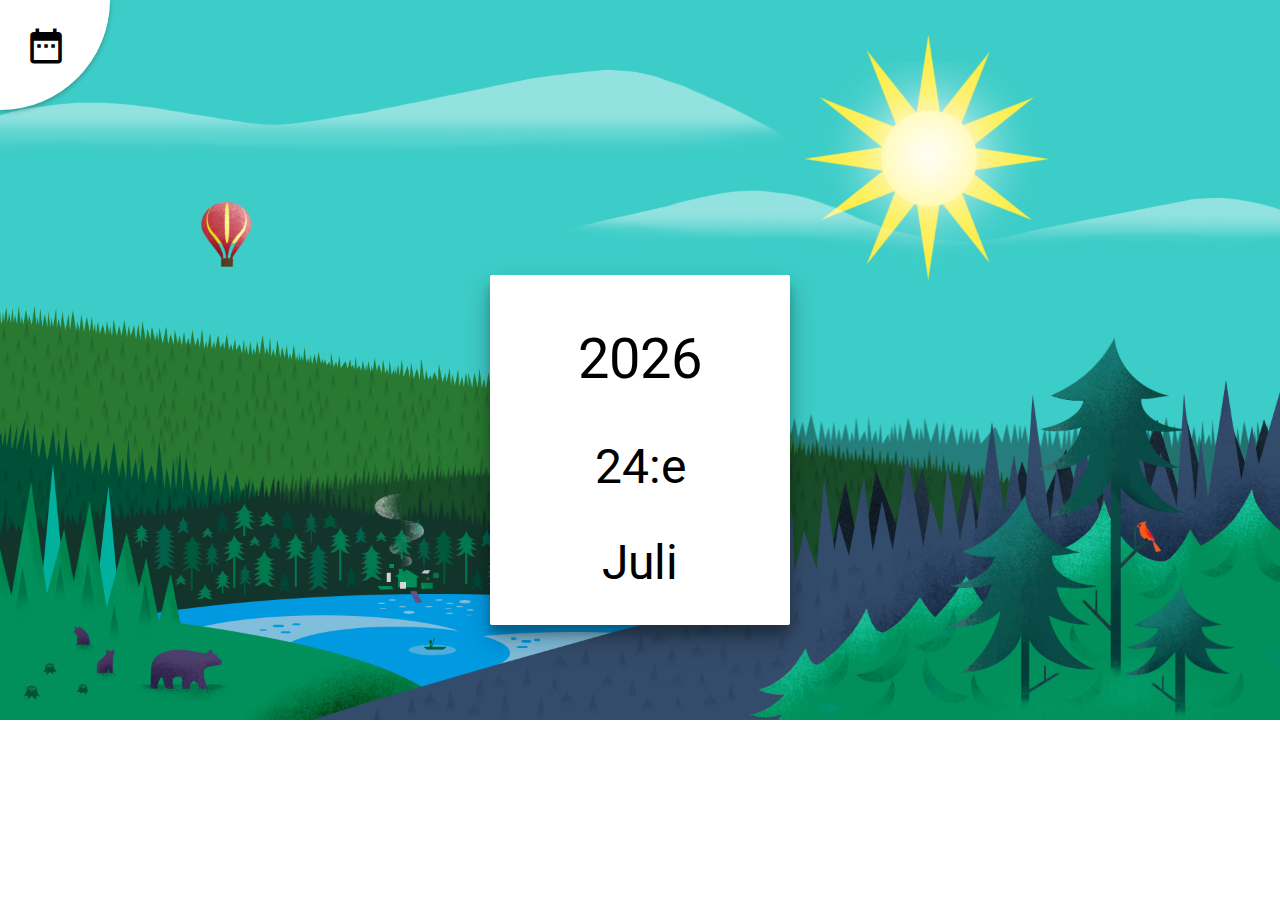
<file: index.html>
<!doctype html>

<html>

	<head>

		<meta http-equiv="Content-Type" content="text/html; charset=utf-8" />
		<link type="text/css" rel="stylesheet" href="reset.css" />
		<link type="text/css" rel="stylesheet" href="style.css" />
		<link href='https://fonts.googleapis.com/css?family=Roboto&subset=latin,latin-ext' rel='stylesheet' type='text/css'>
		<link href="https://fonts.googleapis.com/icon?family=Material+Icons" rel="stylesheet">
		<title>Material Design Calendar</title>

	</head>

	<body background="dag.png">
		<a href="month.html"> <i class="material-icons" id="calendar">date_range</i></a>
		<ul id="menu"></ul>
		
		<div class="card card-1">
			<p id="year"> År </p>
			<p id="day"> Dag </p>
			<p id="month"> Månad </p>
		</div>
 
  <script>

  var currentTime = new Date()           //
  var month = currentTime.getMonth() + 1 // Current date
  var day = currentTime.getDate()        // saved to variable
  var year = currentTime.getFullYear()   //


  var currentmonth = ["Januari", "Februari", "Mars", "April", "Maj", "Juni", "Juli", "Augusti", "September", "Oktober", "November", "December"]; //Month to name



 document.getElementById("year").innerHTML = year; // Writes out current year
 document.getElementById("day").innerHTML = day+':e'; // Writes out current day
 document.getElementById("month").innerHTML = currentmonth[month -1]; //Writes out current month



var today = new Date().getHours(); 
if (today >= 5 && today <= 18) {
   if (document.body) {
            document.body.background = 'dag.jpg';  //Canges background if clock is >5 but <18
        }
    } else {
        if (document.body) {
            document.body.background = 'natt.png'; //changes background if clock is >18 but <5
        }
		  }
 


  </script>


</body>


</html>
</file>
<file: style.css>
#year { 

      font-size: 300%;
      text-align: center;
}

#month {

      font-size: 300%;
      text-align: center;
}

#day {

      font-size: 300%;
      text-align: center;
}


body {
	background-size: cover;
	background-repeat: no-repeat;
	line-height: 1.0;
}

.card {
  background: #fff;
  border-radius: 2px;
  display: inline-block;
  height: 350px;
  width: 300px;
  position: absolute;
  margin: auto;
  top: 0;
  right: 0;
  bottom: 0;
  left: 0;
}

.card-1 {
  box-shadow: 0 14px 28px rgba(0,0,0,0.25), 0 10px 10px rgba(0,0,0,0.22);
  transition: all 0.3s cubic-bezier(.25,.8,.25,1);
}

.card-1:hover {
  box-shadow: 0 14px 28px rgba(0,0,0,0.25), 0 10px 10px rgba(0,0,0,0.50);
}


p {
	font-family: 'Roboto', sans-serif;
}

#year {
	font-size: 56px;
}

#menu {
    position: absolute;
    margin: 0; padding: 0;
    width: 110px;
    height: 110px;
    background-color: #fff;
    border-bottom-right-radius: 100%;
    box-shadow: 0 2px 5px rgba(0,0,0,0.26);
    animation: not-checked-anim .2s both;
    transition: .2s;
}

#trigger, #burger, #burger:before, #burger:after {
    position: absolute;
    top: 25px;
    left: 25px;
    background: #03A9F4;
    width: 30px;
    height: 5px;
    transition: .2s ease;
    cursor: pointer;
    z-index: 1;
}

#calendar {
    position: absolute;
    top: 25px;
    left: 25px;
    width: 30px;
    height: 5px;
    cursor: pointer;
    z-index: 1;
	font-size: 42px;
}

a {
    color: #000000;
    text-decoration: none;
}

a:hover 
{
     color:#00A0C6; 
     text-decoration:none; 
     cursor:pointer;  
}
</file>
